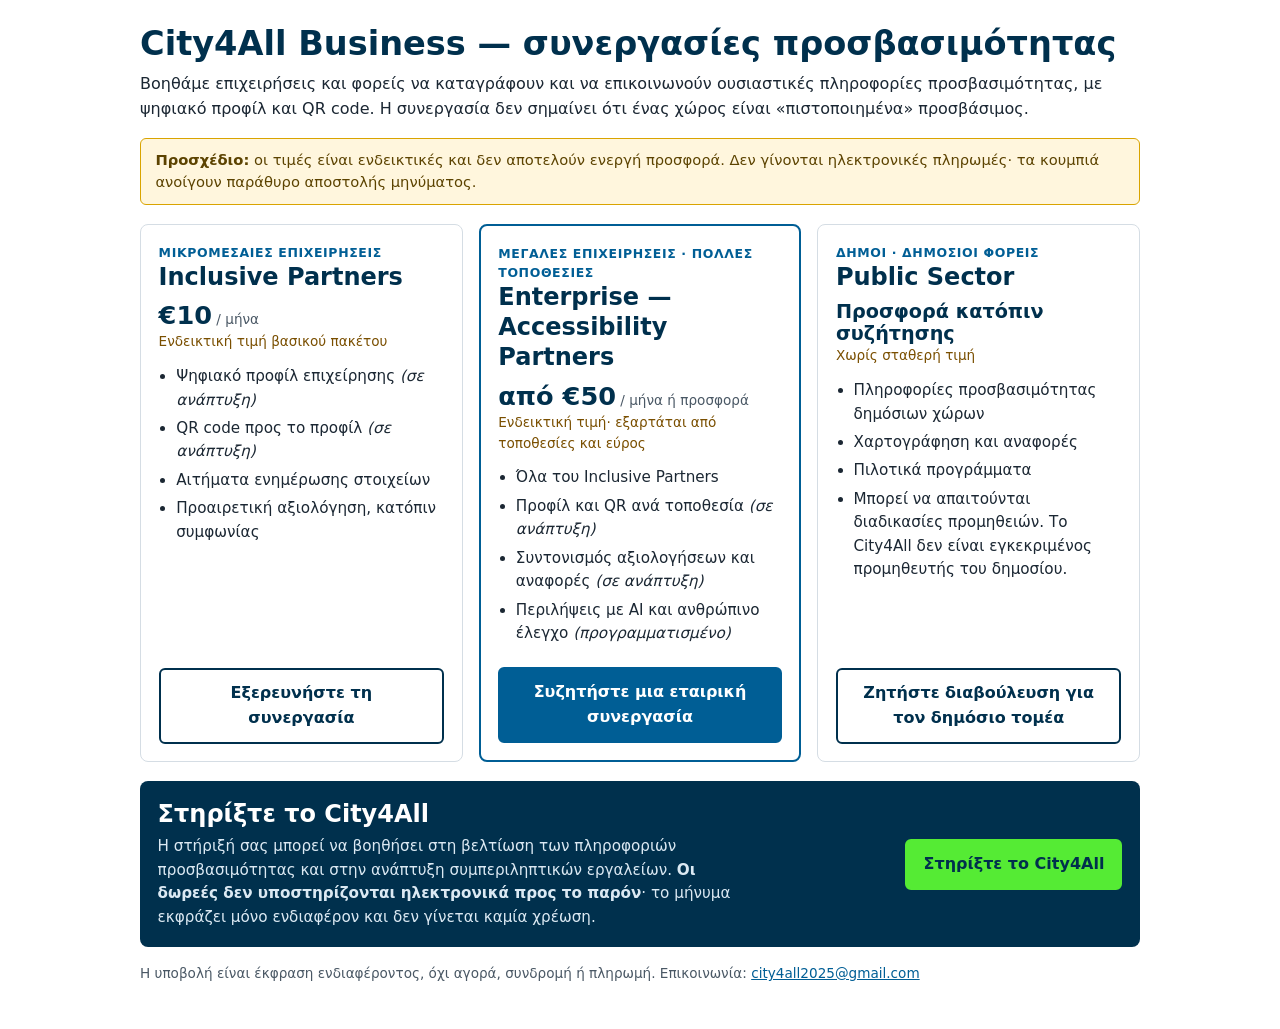
<file: index.html>
<!DOCTYPE html>
<html lang="el">
<head>
<meta charset="utf-8">
<meta name="viewport" content="width=device-width, initial-scale=1">
<title>City4All Business</title>
<style>
:root{--navy:#00304d;--blue:#005e95;--green:#55eb34;--tint:#e9f4fc;--ink:#1b2733;--muted:#4a5865;--line:#d5dde4;--err:#a31515}
*{box-sizing:border-box}
body{margin:0;font:16px/1.55 "Avenir Next","Segoe UI",system-ui,Arial,sans-serif;color:var(--ink);background:#fff}
.wrap{width:min(1000px,100% - 2rem);margin:0 auto;padding:1.5rem 0 2rem}
h1{color:var(--navy);font-size:clamp(1.5rem,4.5vw,2.1rem);line-height:1.2;margin:0 0 .5rem}
h2,h3{color:var(--navy);margin:0 0 .4rem;line-height:1.25}
p{margin:0 0 .8rem}
.note{background:#fff6dd;border:1px solid #d9a400;color:#5c4300;border-radius:6px;padding:.6rem .9rem;font-size:.92rem;margin:1rem 0}
.grid{display:grid;grid-template-columns:repeat(auto-fit,minmax(min(100%,270px),1fr));gap:1rem;margin:1.2rem 0}
.card{border:1px solid var(--line);border-radius:8px;padding:1.1rem;display:flex;flex-direction:column;min-width:0}
.card.main{border:2px solid var(--blue)}
.card .tag{font-size:.78rem;font-weight:700;color:var(--blue);text-transform:uppercase;letter-spacing:.05em}
.price{font-size:1.6rem;font-weight:800;color:var(--navy);margin:.2rem 0 0;line-height:1.1}
.price small{font-size:.85rem;font-weight:500;color:var(--muted)}
.hint{font-size:.85rem;color:#7a4f00;margin:.1rem 0 .6rem}
.card ul{margin:.2rem 0 1rem;padding-left:1.1rem;flex:1}
.card li{margin-bottom:.3rem;font-size:.95rem}
.btn{font:inherit;font-weight:700;border:2px solid var(--navy);background:#fff;color:var(--navy);padding:.7rem 1rem;border-radius:6px;cursor:pointer;min-height:46px;width:100%}
.btn:hover{background:var(--tint)}
.btn.solid{background:var(--blue);border-color:var(--blue);color:#fff}
.btn.solid:hover{background:var(--navy)}
.btn[disabled]{opacity:.6;cursor:wait}
.support{background:var(--navy);color:#fff;border-radius:8px;padding:1.1rem;display:flex;flex-wrap:wrap;gap:1rem;align-items:center;justify-content:space-between}
.support h2{color:#fff}.support p{margin:0;color:#dbe9f3;max-width:60ch;font-size:.95rem}
.support .btn{width:auto;background:var(--green);border-color:var(--green);color:var(--navy)}
.fine{font-size:.85rem;color:var(--muted);margin-top:1rem}
a{color:var(--blue)}
:focus-visible{outline:3px solid #27a6f5;outline-offset:2px}

/* popups */
dialog{border:0;padding:0;border-radius:10px;width:min(560px,calc(100% - 1rem));max-height:calc(100dvh - 1rem);box-shadow:0 12px 40px rgba(0,0,0,.35);color:var(--ink)}
dialog::backdrop{background:rgba(0,30,50,.6)}
.bar{background:var(--navy);color:#fff;display:flex;justify-content:space-between;align-items:center;padding:.65rem .9rem;border-radius:10px 10px 0 0}
.bar strong{font-size:.98rem}
.x{background:none;border:0;color:#fff;font-size:1.6rem;line-height:1;cursor:pointer;min-width:44px;min-height:44px}
.body{padding:1rem;overflow:auto;max-height:calc(100dvh - 5rem)}
.row{display:flex;align-items:baseline;gap:.6rem;border-bottom:1px solid var(--line);padding:.35rem 0}
.row>label,.row>span.k{width:4.6rem;flex:none;color:var(--muted);font-size:.9rem}
.row input,.row textarea{flex:1;min-width:0;border:0;font:inherit;color:var(--ink);padding:.4rem .2rem;background:transparent}
.row input:focus,.row textarea:focus{outline:2px solid #27a6f5;outline-offset:1px}
.row.ro input{color:var(--muted)}
.row.big{display:block;border-bottom:0}
.row.big textarea{width:100%;min-height:150px;resize:vertical;border:1px solid var(--line);border-radius:6px;padding:.6rem;margin-top:.4rem}
.err{color:var(--err);font-size:.88rem;font-weight:600;margin:.15rem 0 0 5.2rem;display:none}
.bad .err{display:block}
.bad input,.bad textarea{outline:2px solid var(--err)}
.chk{display:flex;gap:.55rem;margin:.8rem 0 .3rem;font-size:.9rem;align-items:flex-start}
.chk input{width:1.2rem;height:1.2rem;margin-top:.15rem;flex:none}
.hp{position:absolute;left:-9999px;width:1px;height:1px;overflow:hidden}
.msg{border-radius:6px;padding:.7rem .9rem;margin:.8rem 0 0;display:none;font-size:.93rem}
.msg.show{display:block}.msg.bad2{background:#fff8f8;border:1px solid var(--err);color:#6b0f0f}
.actions{display:flex;gap:.6rem;margin-top:.9rem;flex-wrap:wrap}
.actions .btn{width:auto;flex:1 1 auto}
.ok h2{font-size:1.25rem}.ok p{font-size:.96rem}
@media (prefers-reduced-motion:reduce){*{animation:none!important;transition:none!important}}
@media (max-width:480px){.row.ro input{font-size:.82rem}.row{flex-wrap:wrap}.row>label,.row>span.k{width:100%}.err{margin-left:0}}
</style>
</head>
<body>
<div class="wrap">
  <h1>City4All Business — συνεργασίες προσβασιμότητας</h1>
  <p>Βοηθάμε επιχειρήσεις και φορείς να καταγράφουν και να επικοινωνούν ουσιαστικές πληροφορίες προσβασιμότητας, με ψηφιακό προφίλ και QR code. Η συνεργασία δεν σημαίνει ότι ένας χώρος είναι «πιστοποιημένα» προσβάσιμος.</p>
  <p class="note" role="note"><strong>Προσχέδιο:</strong> οι τιμές είναι ενδεικτικές και δεν αποτελούν ενεργή προσφορά. Δεν γίνονται ηλεκτρονικές πληρωμές· τα κουμπιά ανοίγουν παράθυρο αποστολής μηνύματος. <span id="untested"></span></p>

  <div class="grid">
    <article class="card">
      <span class="tag">Μικρομεσαίες επιχειρήσεις</span>
      <h2>Inclusive Partners</h2>
      <p class="price">€10<small> / μήνα</small></p><p class="hint">Ενδεικτική τιμή βασικού πακέτου</p>
      <ul><li>Ψηφιακό προφίλ επιχείρησης <em>(σε ανάπτυξη)</em></li><li>QR code προς το προφίλ <em>(σε ανάπτυξη)</em></li><li>Αιτήματα ενημέρωσης στοιχείων</li><li>Προαιρετική αξιολόγηση, κατόπιν συμφωνίας</li></ul>
      <button class="btn" data-open="inclusive">Εξερευνήστε τη συνεργασία</button>
    </article>
    <article class="card main">
      <span class="tag">Μεγάλες επιχειρήσεις · πολλές τοποθεσίες</span>
      <h2>Enterprise — Accessibility Partners</h2>
      <p class="price">από €50<small> / μήνα ή προσφορά</small></p><p class="hint">Ενδεικτική τιμή· εξαρτάται από τοποθεσίες και εύρος</p>
      <ul><li>Όλα του Inclusive Partners</li><li>Προφίλ και QR ανά τοποθεσία <em>(σε ανάπτυξη)</em></li><li>Συντονισμός αξιολογήσεων και αναφορές <em>(σε ανάπτυξη)</em></li><li>Περιλήψεις με AI και ανθρώπινο έλεγχο <em>(προγραμματισμένο)</em></li></ul>
      <button class="btn solid" data-open="enterprise">Συζητήστε μια εταιρική συνεργασία</button>
    </article>
    <article class="card">
      <span class="tag">Δήμοι · δημόσιοι φορείς</span>
      <h2>Public Sector</h2>
      <p class="price" style="font-size:1.2rem">Προσφορά κατόπιν συζήτησης</p><p class="hint">Χωρίς σταθερή τιμή</p>
      <ul><li>Πληροφορίες προσβασιμότητας δημόσιων χώρων</li><li>Χαρτογράφηση και αναφορές</li><li>Πιλοτικά προγράμματα</li><li>Μπορεί να απαιτούνται διαδικασίες προμηθειών. Το City4All δεν είναι εγκεκριμένος προμηθευτής του δημοσίου.</li></ul>
      <button class="btn" data-open="public">Ζητήστε διαβούλευση για τον δημόσιο τομέα</button>
    </article>
  </div>

  <div class="support">
    <div><h2>Στηρίξτε το City4All</h2><p>Η στήριξή σας μπορεί να βοηθήσει στη βελτίωση των πληροφοριών προσβασιμότητας και στην ανάπτυξη συμπεριληπτικών εργαλείων. <strong>Οι δωρεές δεν υποστηρίζονται ηλεκτρονικά προς το παρόν</strong>· το μήνυμα εκφράζει μόνο ενδιαφέρον και δεν γίνεται καμία χρέωση.</p></div>
    <button class="btn" data-open="donation">Στηρίξτε το City4All</button>
  </div>
  <p class="fine">Η υποβολή είναι έκφραση ενδιαφέροντος, όχι αγορά, συνδρομή ή πληρωμή. Επικοινωνία: <a href="mailto:city4all2025@gmail.com">city4all2025@gmail.com</a></p>
</div>

<!-- POPUP 1: compose -->
<dialog id="compose" aria-labelledby="c-title">
  <div class="bar"><strong id="c-title">Νέο μήνυμα</strong><button class="x" type="button" id="c-close" aria-label="Κλείσιμο">&times;</button></div>
  <form class="body" id="form" novalidate>
    <div class="row ro"><span class="k">Προς</span><input type="text" id="to" readonly aria-label="Παραλήπτης"></div>
    <div class="row ro"><span class="k">Θέμα</span><input type="text" id="subject" readonly aria-label="Θέμα"></div>
    <div class="row" id="r-name"><label for="name">Όνομα *</label><input id="name" autocomplete="name" required></div><p class="err" id="e-name">Συμπληρώστε το όνομά σας.</p>
    <div class="row" id="r-org"><label for="org" id="org-l">Φορέας *</label><input id="org" autocomplete="organization"></div><p class="err" id="e-org">Συμπληρώστε την επωνυμία.</p>
    <div class="row" id="r-email"><label for="email">Από *</label><input id="email" type="email" autocomplete="email" placeholder="το email σας" required></div><p class="err" id="e-email">Συμπληρώστε έγκυρο email.</p>
    <div class="row" id="r-phone"><label for="phone">Τηλέφωνο</label><input id="phone" type="tel" autocomplete="tel" placeholder="προαιρετικό"></div><p class="err" id="e-phone">Μη έγκυρος αριθμός.</p>
    <div class="row big" id="r-msg"><label for="message">Μήνυμα *</label><textarea id="message" maxlength="3000" required></textarea></div><p class="err" id="e-msg" style="margin-left:0">Γράψτε ένα σύντομο μήνυμα.</p>
    <div class="hp" aria-hidden="true"><label for="hp">Μην συμπληρώσετε</label><input id="hp" tabindex="-1" autocomplete="off"></div>
    <label class="chk" id="r-consent"><input type="checkbox" id="consent"><span>Συναινώ να χρησιμοποιηθούν τα στοιχεία μου μόνο για να λάβω απάντηση. Τα στοιχεία αποστέλλονται μέσω της υπηρεσίας φορμών FormSubmit στο email του City4All. Δεν ζητούμε στοιχεία πληρωμής. *</span></label>
    <p class="err" id="e-consent" style="margin-left:0">Χρειάζεται η συγκατάθεσή σας για να σταλεί το μήνυμα.</p>
    <div class="msg bad2" id="fail" role="alert" tabindex="-1"></div>
    <div class="actions"><button class="btn solid" type="submit" id="send">Αποστολή</button><button class="btn" type="button" id="cancel">Ακύρωση</button></div>
  </form>
</dialog>

<!-- POPUP 2: confirmation (shown ONLY after the service accepted the message) -->
<dialog id="done" aria-labelledby="d-title">
  <div class="bar"><strong>Το μήνυμα στάλθηκε</strong><button class="x" type="button" id="d-close" aria-label="Κλείσιμο">&times;</button></div>
  <div class="body ok" role="status" aria-live="polite">
    <h2 id="d-title">Ευχαριστούμε που επικοινωνήσατε με το City4All!</h2>
    <p>Το αίτημά σας υποβλήθηκε με επιτυχία. Η ομάδα μας θα το εξετάσει και θα επικοινωνήσει μαζί σας με τα στοιχεία που δώσατε.</p>
    <p>Για συνεργασίες επιχειρήσεων και φορέων, το επόμενο βήμα μπορεί να είναι μια συζήτηση για τις ανάγκες σας, το εύρος και τις υπηρεσίες που ίσως ταιριάζουν. Για στήριξη, θα σας εξηγήσουμε τις διαθέσιμες επιλογές.</p>
    <p><strong>Σημείωση:</strong> η υποβολή είναι έκφραση ενδιαφέροντος και όχι ολοκληρωμένη αγορά, ενεργή συνδρομή, επιβεβαιωμένη αξιολόγηση ή πληρωμή.</p>
    <div class="actions"><button class="btn solid" type="button" id="d-ok">Κλείσιμο</button></div>
  </div>
</dialog>

<script>
/* ===== SETTINGS: the only place to edit ===== */
var CITY4ALL_CONTACT_EMAIL = "city4all2025@gmail.com";
var DELIVERY_TESTED = true; /* set true after you received a real test email (see instructions) */
/* ============================================ */
(function(){
"use strict";
var $=function(i){return document.getElementById(i)};
var PLANS={
 inclusive:{subject:"New City4All Inclusive Partners Inquiry",label:"Inclusive Partners (μικρομεσαίες επιχειρήσεις)",org:"Επιχείρηση *",msg:"Γεια σας,\n\nΕνδιαφερόμαστε για τη συνεργασία Inclusive Partners.\nΕπιχείρηση / κατηγορία:\nΠόλη:\nΤι σας ενδιαφέρει (ψηφιακό προφίλ, QR code, αξιολόγηση):\n"},
 enterprise:{subject:"New City4All Enterprise Partnership Inquiry",label:"Enterprise / Accessibility Partners",org:"Εταιρεία *",msg:"Γεια σας,\n\nΕνδιαφερόμαστε για εταιρική συνεργασία.\nΕταιρεία:\nΑριθμός και πόλεις τοποθεσιών:\nΤι σας ενδιαφέρει:\n"},
 "public":{subject:"New City4All Public Sector Inquiry",label:"Public Sector",org:"Φορέας *",msg:"Γεια σας,\n\nΖητάμε διαβούλευση για συνεργασία δημόσιου τομέα.\nΦορέας:\nΧώροι ή υπηρεσίες που αφορά:\nΧρονοδιάγραμμα / διαδικασία προμηθειών (αν υπάρχει):\n"},
 donation:{subject:"New City4All Donation Inquiry",label:"Ενδιαφέρον στήριξης (δωρεά)",org:"Φορέας",msg:"Γεια σας,\n\nΘα ήθελα να στηρίξω το City4All.\nΕνδεικτικό ποσό / είδος στήριξης (προαιρετικό):\n"}
};
var emailRe=/^[^\s@]+@[^\s@]+\.[^\s@]{2,}$/, cur=null, busy=false;
var dlg=$("compose"), done=$("done"), form=$("form");

if(!DELIVERY_TESTED){$("untested").textContent="Η αποστολή email δεν έχει ακόμη δοκιμαστεί.";}

function bad(rowId,on){$(rowId).classList.toggle("bad",on); var n=$(rowId).nextElementSibling; if(n&&n.classList.contains("err")){n.style.display=on?"block":"none"}}
function clearErrors(){["r-name","r-org","r-email","r-phone","r-msg"].forEach(function(r){bad(r,false)});$("e-consent").style.display="none";$("r-consent").classList.remove("bad");$("fail").className="msg bad2"}

function openPlan(key){
  cur=key; var p=PLANS[key]; clearErrors();
  $("to").value=CITY4ALL_CONTACT_EMAIL; $("subject").value=p.subject;
  $("org-l").textContent=p.org; $("message").value=p.msg;
  dlg.showModal(); $("name").focus();
}
Array.prototype.forEach.call(document.querySelectorAll("[data-open]"),function(b){b.addEventListener("click",function(){openPlan(b.getAttribute("data-open"))})});
function closeCompose(){if(!busy){dlg.close()}}
$("c-close").onclick=closeCompose; $("cancel").onclick=closeCompose;
dlg.addEventListener("cancel",function(e){if(busy){e.preventDefault()}});
$("d-close").onclick=$("d-ok").onclick=function(){done.close()};

function validate(){
  clearErrors(); var ok=true,first=null;
  function chk(row,good,el){if(!good){bad(row,true);ok=false;if(!first){first=el}}}
  chk("r-name",$("name").value.trim().length>1,$("name"));
  chk("r-org",cur==="donation"||$("org").value.trim().length>1,$("org"));
  chk("r-email",emailRe.test($("email").value.trim()),$("email"));
  var ph=$("phone").value.trim(); chk("r-phone",!ph||(ph.replace(/\D/g,"").length>=10&&/^[+\d\s().-]+$/.test(ph)),$("phone"));
  chk("r-msg",$("message").value.trim().length>10,$("message"));
  if(!$("consent").checked){$("r-consent").classList.add("bad");$("e-consent").style.display="block";ok=false;if(!first){first=$("consent")}}
  if(first){first.focus()}
  return ok;
}

var reason="";
function fail(text){
  var f=$("fail"); f.className="msg bad2 show"; f.innerHTML="";
  f.appendChild(document.createTextNode(text+" "));
  if(reason){var d=document.createElement("div");d.style.cssText="margin:.4rem 0;font-size:.85rem;opacity:.9";d.textContent="Τεχνική αιτία: "+reason;f.appendChild(d)}
  var a=document.createElement("a");
  a.href="mailto:"+CITY4ALL_CONTACT_EMAIL+"?subject="+encodeURIComponent(PLANS[cur].subject)+"&body="+encodeURIComponent($("message").value);
  a.textContent="Ανοίξτε το δικό σας πρόγραμμα email"; f.appendChild(a); f.appendChild(document.createTextNode("."));
  f.focus();
}

form.addEventListener("submit",function(e){
  e.preventDefault(); if(busy){return}
  if($("hp").value){return}
  if(!validate()){return}
  var p=PLANS[cur];
  var body={
    inquiry_type:p.label, name:$("name").value.trim(), organisation:$("org").value.trim()||"—",
    email:$("email").value.trim(), phone:$("phone").value.trim()||"—", message:$("message").value.trim(),
    privacy_consent:"Ναι", submitted_at_browser_time:new Date().toISOString(),
    note:"Έκφραση ενδιαφέροντος — όχι αγορά, συνδρομή ή πληρωμή.",
    _subject:p.subject, _template:"table", _captcha:"false"
  };
  reason=""; busy=true; $("send").disabled=true; $("send").textContent="Αποστολή…";
  var ctrl=typeof AbortController==="function"?new AbortController():null, t=setTimeout(function(){ctrl&&ctrl.abort()},20000);
  fetch("https://formsubmit.co/ajax/"+encodeURIComponent(CITY4ALL_CONTACT_EMAIL),{
    method:"POST",headers:{"Content-Type":"application/json","Accept":"application/json"},
    body:JSON.stringify(body),credentials:"omit",signal:ctrl?ctrl.signal:undefined
  }).then(function(r){
    clearTimeout(t);
    return r.json().catch(function(){return null}).then(function(j){
      if(!r.ok){reason="HTTP "+r.status+(j&&j.message?" — "+j.message:"");throw new Error("http")}
      return j;
    });
  }).then(function(d){
    /* Success ONLY if the service explicitly confirms. */
    if(!d||!(d.success===true||d.success==="true")){reason=(d&&d.message)?d.message:"η υπηρεσία δεν επιβεβαίωσε την παραλαβή";throw new Error("not confirmed")}
    form.reset(); dlg.close(); done.showModal(); $("d-ok").focus();
  }).catch(function(e){
    clearTimeout(t);
    if(!reason){reason=(location.protocol==="file:")?"η σελίδα ανοίχτηκε από τον υπολογιστή σας (file://). Η υπηρεσία δουλεύει μόνο όταν η σελίδα είναι ανεβασμένη σε ιστότοπο (π.χ. GitHub Pages).":"αδυναμία σύνδεσης με την υπηρεσία"}
    fail("Το μήνυμα ΔΕΝ στάλθηκε. Ελέγξτε τη σύνδεσή σας και δοκιμάστε ξανά. Τα στοιχεία σας έχουν διατηρηθεί. Εναλλακτικά:");
  }).then(function(){busy=false;$("send").disabled=false;$("send").textContent="Αποστολή"});
});
})();
</script>
</body>
</html>
</file>
